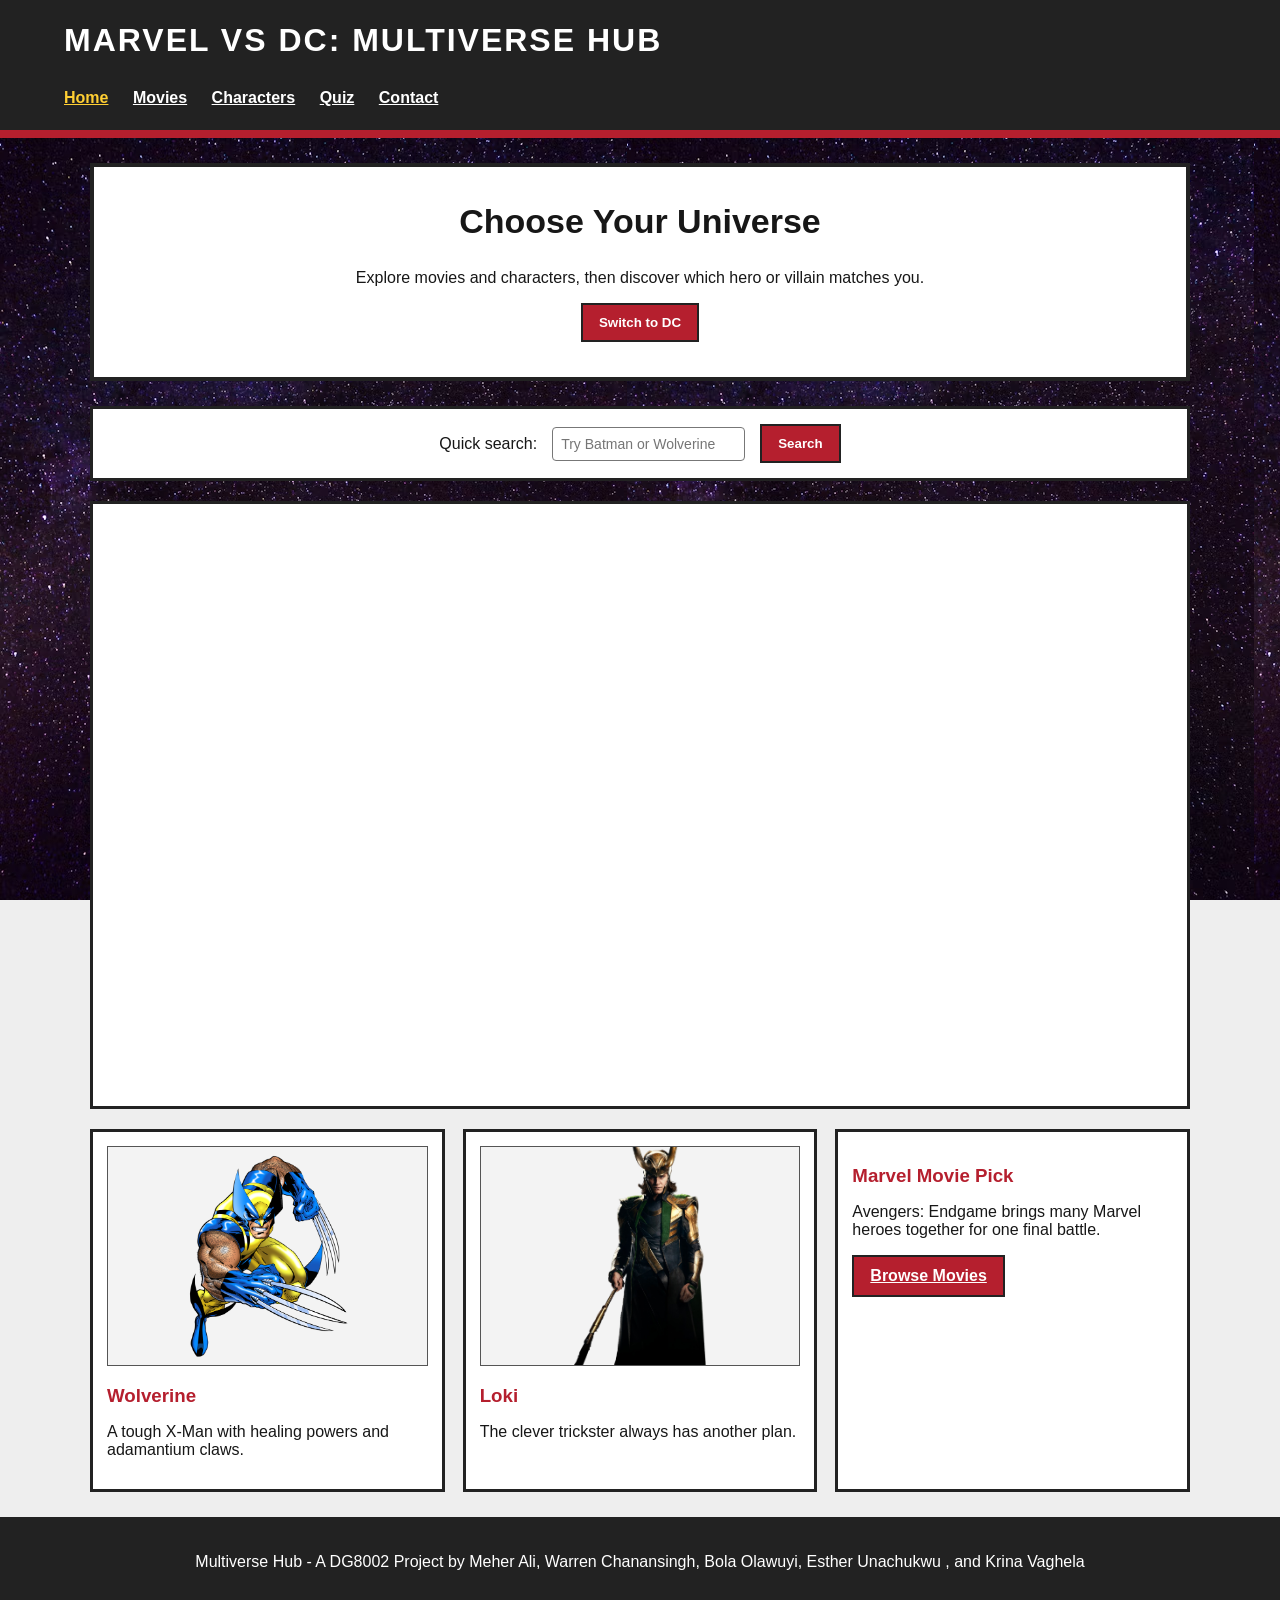
<file: index.html>
<!DOCTYPE html>
<html lang="en">

    <head>
        <meta charset="UTF-8">
        <meta name="viewport" content="width=device-width, initial-scale=1.0">
        <title>Multiverse Hub - Home</title>
        <link rel="stylesheet" href="style.css">
    </head>

    <body>
        <header>
            <h1 id="site-title">Marvel vs DC: Multiverse Hub</h1>
            <nav>
                <a class="active" href="index.html">Home</a>
                <a href="movies.html">Movies</a>
                <a href="characters.html">Characters</a>
                <a href="quiz.html">Quiz</a>
                <a href="contact.html">Contact</a>
            </nav>
        </header>


        <main>

            <!-- This is where our main content goes. Marvel vs DC - Multiverse Hub -->
            <section class="hero">
                <h2>Choose Your Universe</h2>
                <p>Explore movies and characters, then discover which hero or villain matches you.</p>
                <button id="theme-button">Switch to DC</button>
            </section>

            <section class="controls">
                <label for="home-search">Quick search:</label>
                <input id="home-search" type="text" placeholder="Try Batman or Wolverine">
                <button id="search-button">Search</button>
            </section>

            <section class="video-container">
                <iframe width="1013" height="570" src="https://www.youtube.com/embed/uRp-gmlPn00" title="Top 10 Best DC and Marvel Crossovers" frameborder="0" allow="accelerometer; autoplay; clipboard-write; encrypted-media; gyroscope; picture-in-picture; web-share" referrerpolicy="strict-origin-when-cross-origin" allowfullscreen></iframe>
            </section>

            <!-- The section ids remain consistent across both themes -->
            <section id="featured" class="card-grid">

                <article class="card">
                    <img id="feature-image-one" src="images/Wolverine.png" alt="Wolverine">
                    <h3 id="feature-name-one">Wolverine</h3>
                    <p id="feature-text-one">A tough X-Man with healing powers and adamantium claws.</p>
                </article>

                <article class="card">
                    <img id="feature-image-two" src="images/Loki.png" alt="Loki">
                    <h3 id="feature-name-two">Loki</h3>
                    <p id="feature-text-two">The clever trickster always has another plan.</p>
                </article>

                <article class="card">
                    <h3 id="movie-title">Marvel Movie Pick</h3>
                    <p id="movie-text">Avengers: Endgame brings many Marvel heroes together for one final battle.</p>
                    <a class="button" href="movies.html">Browse Movies</a>
                </article>

            </section>

        </main> 

        <footer>
            <p>Multiverse Hub - A DG8002 Project by Meher Ali, Warren Chanansingh, Bola Olawuyi, Esther Unachukwu
				, and Krina Vaghela</p>
        </footer>

        <!-- Our Inline scripts. This is we put some JS code to sort characters -->
        <script>
            var dcMode = false;
            var themeButton = document.querySelector("#theme-button");

            function changeTheme() {
                dcMode = !dcMode;
                if (dcMode) {
                    document.body.className = "dc-theme";
                    themeButton.innerHTML = "Switch to Marvel";
                    document.querySelector("#feature-image-one").src = "images/batman.png";
                    document.querySelector("#feature-image-one").alt = "Batman";
                    document.querySelector("#feature-name-one").innerHTML = "Batman";
                    document.querySelector("#feature-text-one").innerHTML = "Gotham's detective relies on courage, skill and preparation.";
                    document.querySelector("#feature-image-two").src = "images/Wonderwoman.png";
                    document.querySelector("#feature-image-two").alt = "Wonder Woman";
                    document.querySelector("#feature-name-two").innerHTML = "Wonder Woman";
                    document.querySelector("#feature-text-two").innerHTML = "An Amazon hero who fights for truth and justice.";
                    document.querySelector("#movie-title").innerHTML = "DC Movie Pick";
                    document.querySelector("#movie-text").innerHTML = "The Dark Knight follows Batman as he faces the Joker in Gotham.";
                } else {
                    location.reload();
                }
            }

            function searchSite() {
                var word = document.querySelector("#home-search").value.toLowerCase();
                if (word == "batman" || word == "wolverine" || word == "joker" || word == "loki") {
                    window.location.href = "characters.html?search=" + word;
                } else if (word == "") {
                    alert("Please enter a movie or character.");
                } else {
                    window.location.href = "movies.html?search=" + word;
                }
            }

            themeButton.addEventListener("click", changeTheme);
            document.querySelector("#search-button").addEventListener("click", searchSite);
        </script>

    </body>

    </html>
</file>
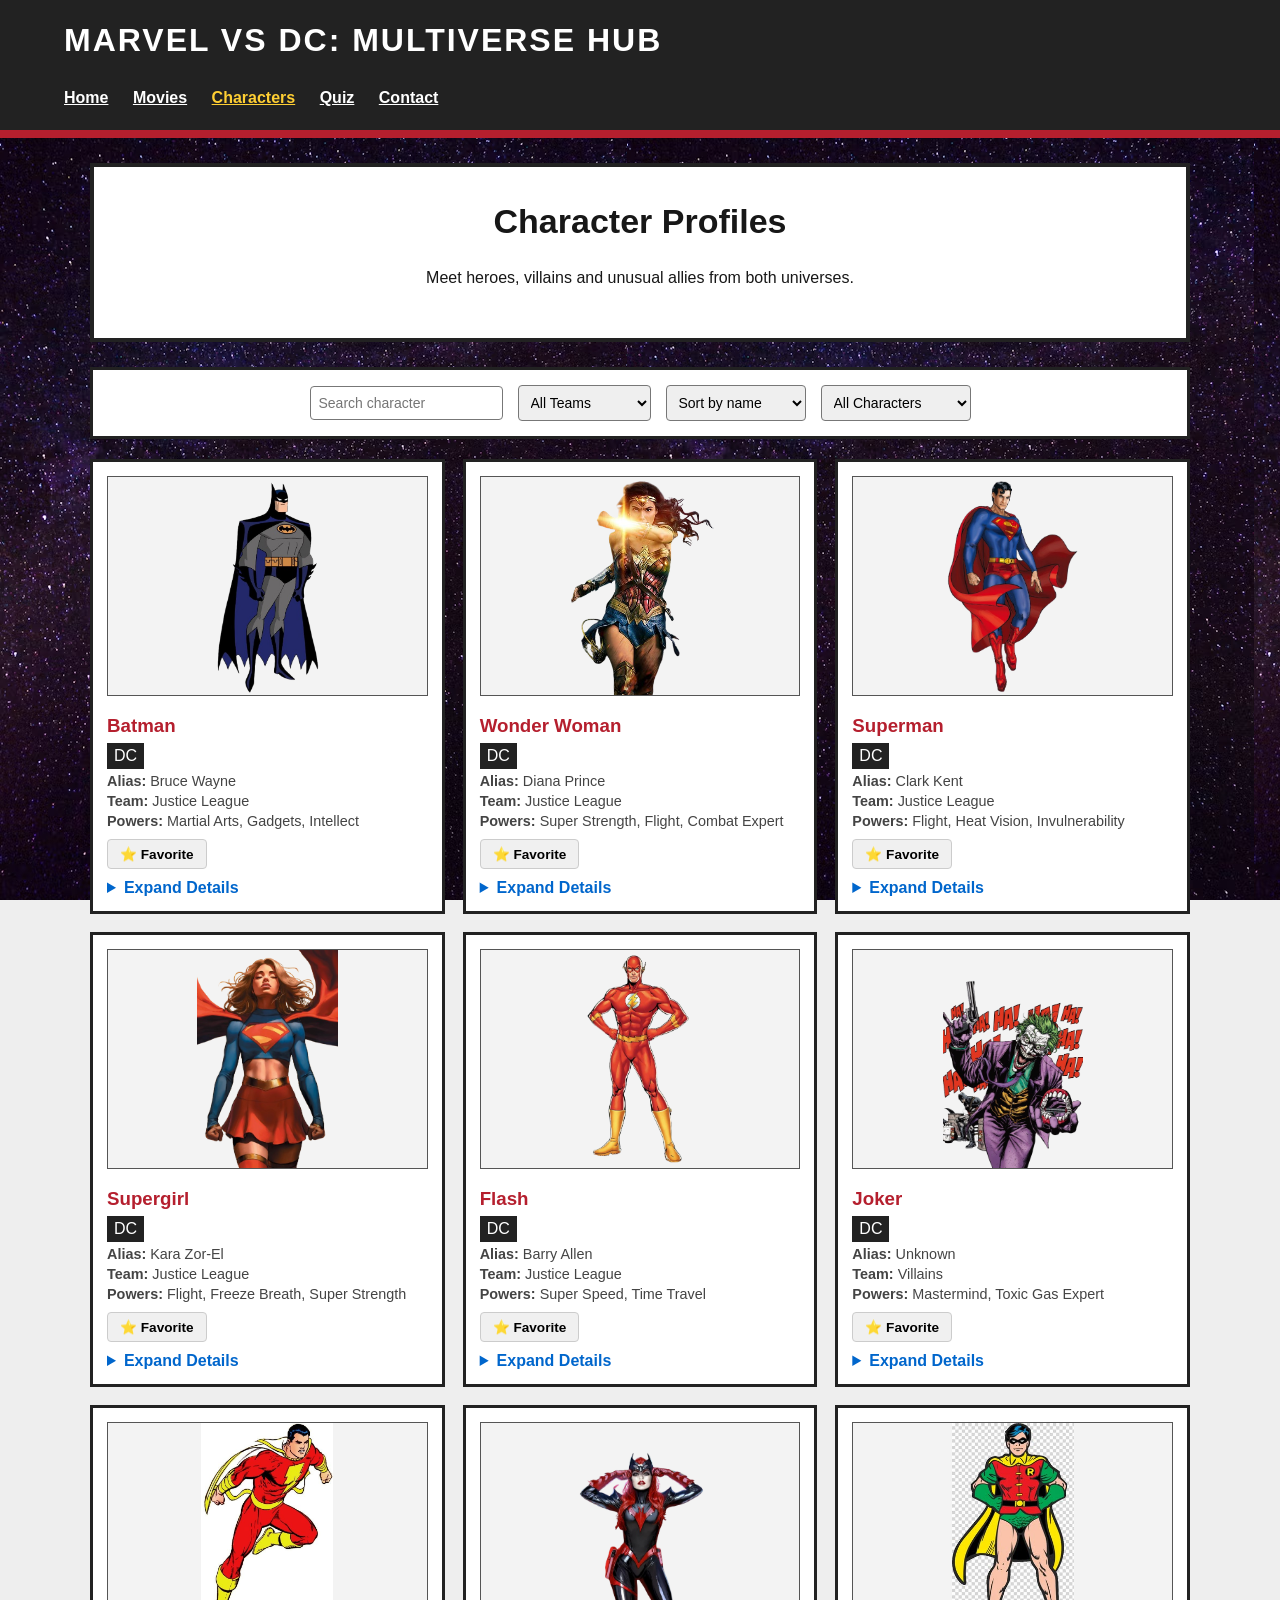
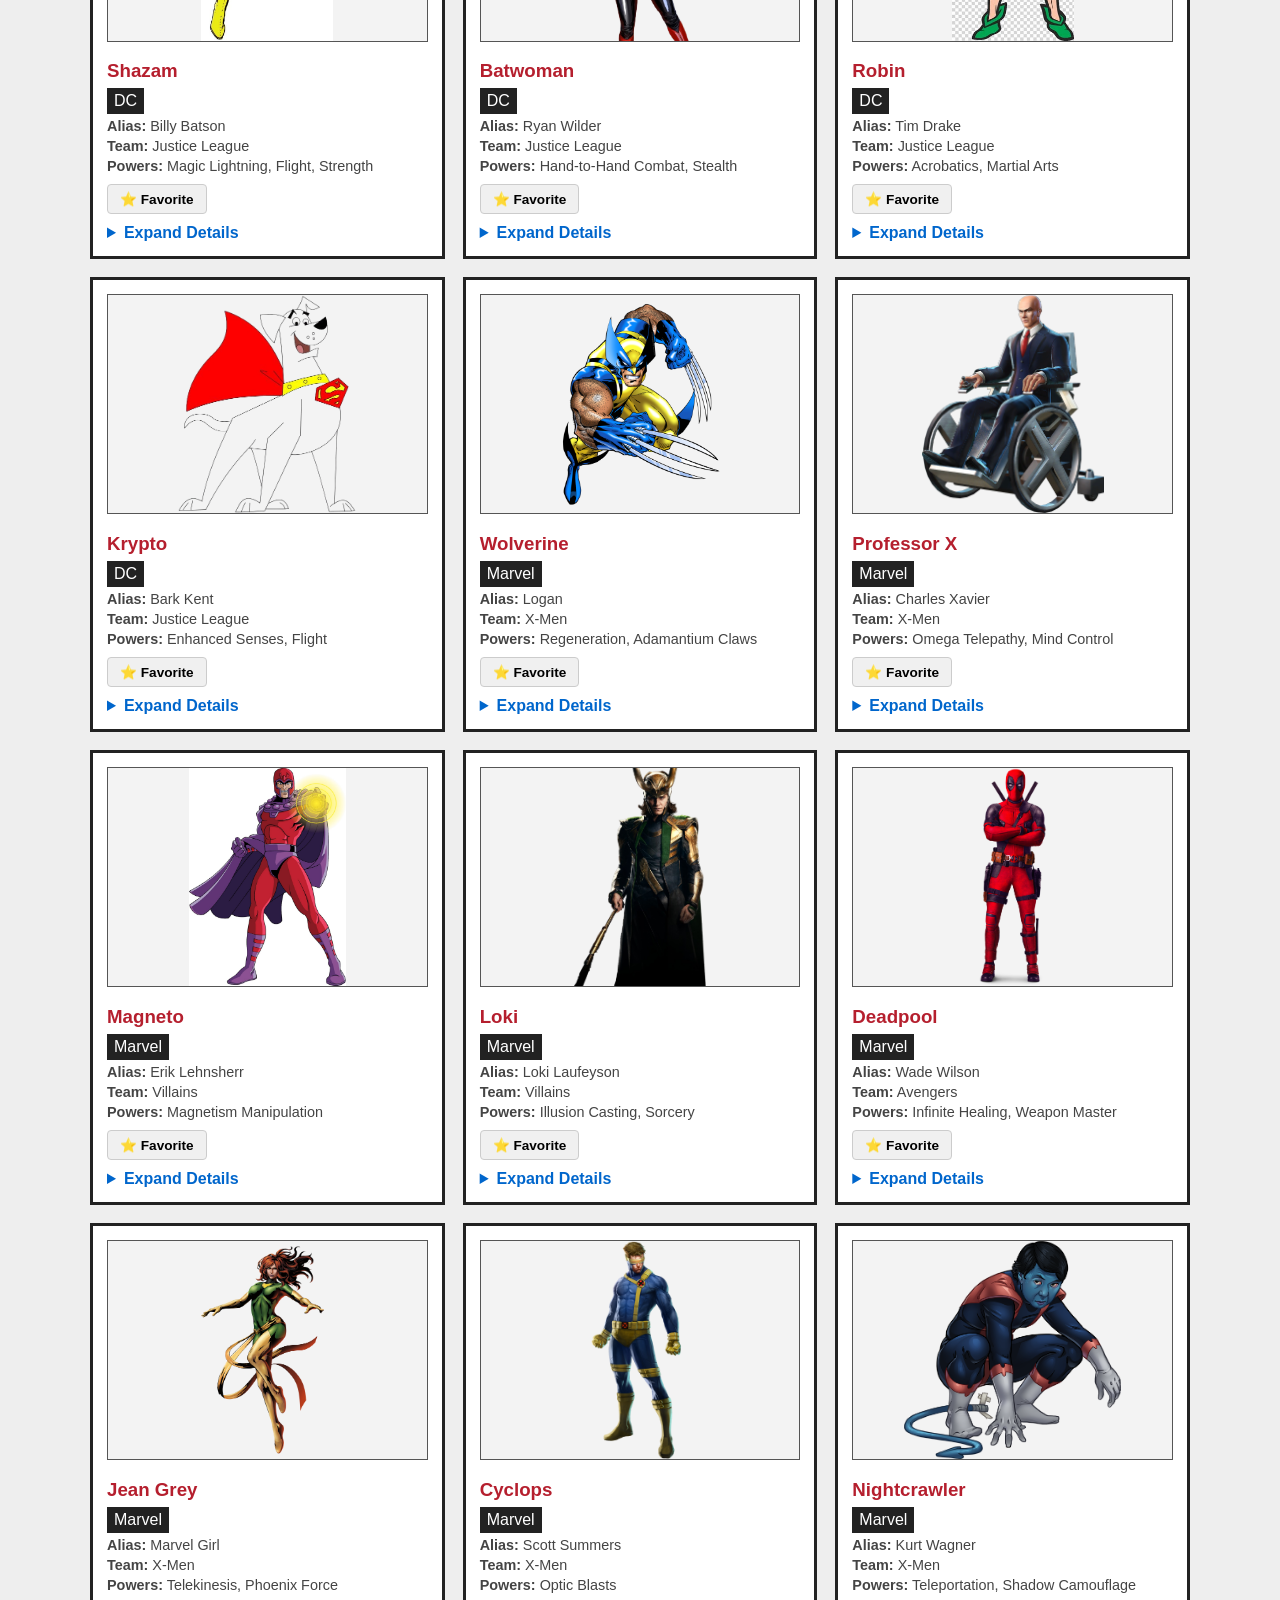
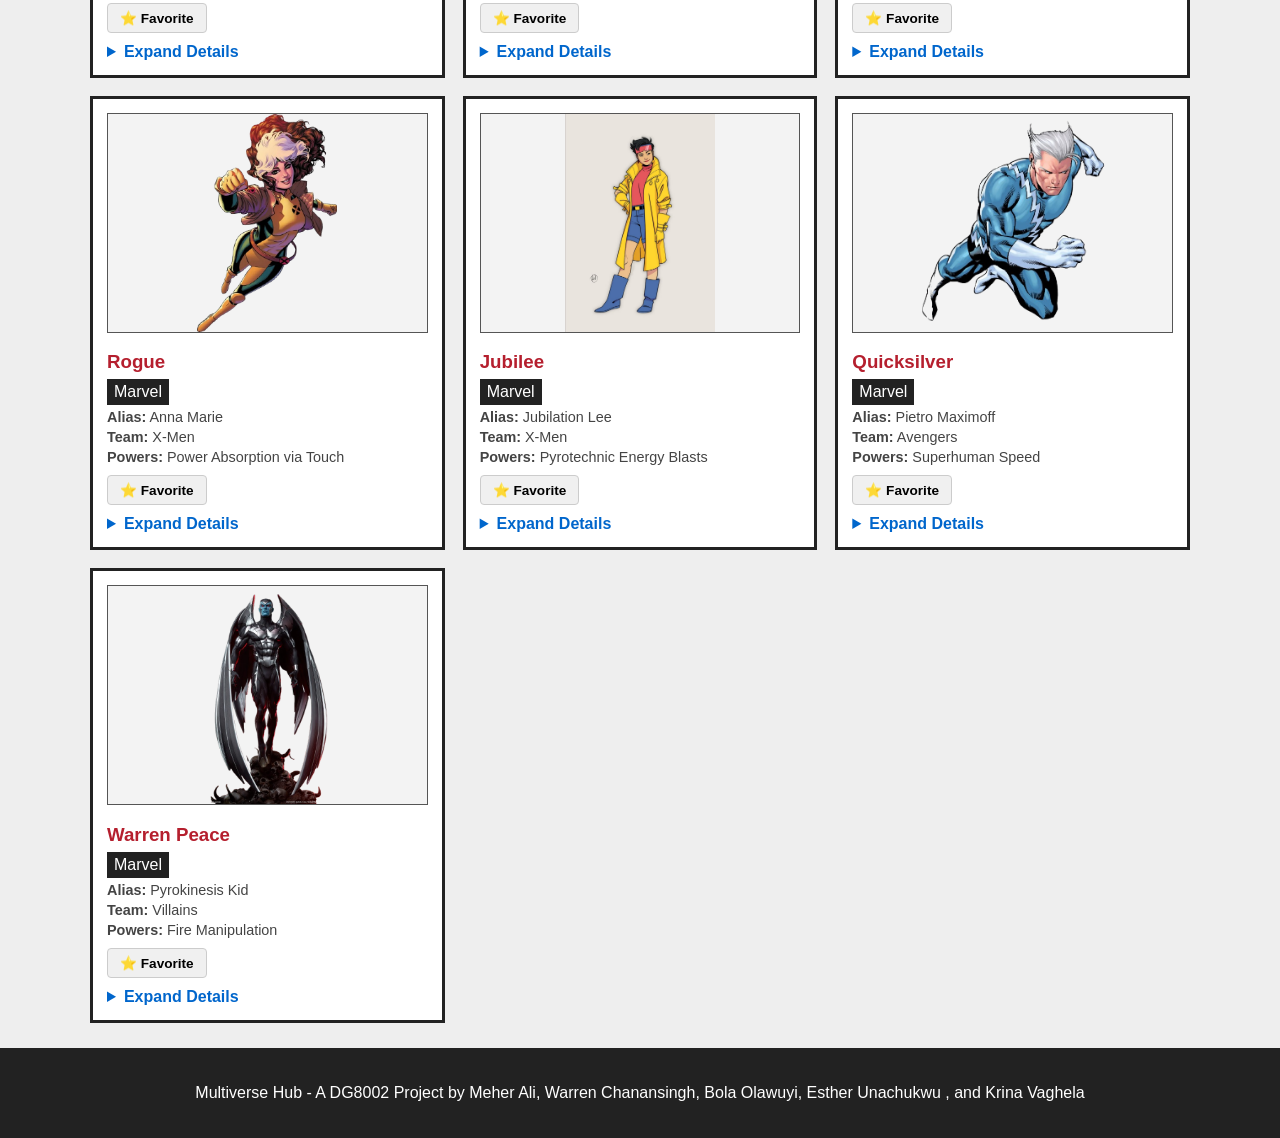
<file: characters.html>
<!DOCTYPE html>
<html lang="en">
<head>
    <meta charset="UTF-8">
    <meta name="viewport" content="width=device-width, initial-scale=1.0">
    <title>Multiverse Hub - Characters</title>
    <link rel="stylesheet" href="style.css">
</head>
<body>
<header>
    <h1 id="site-title">Marvel vs DC: Multiverse Hub</h1>
    <nav>
        <a href="index.html">Home</a>
        <a href="movies.html">Movies</a>
        <a class="active" href="characters.html">Characters</a>
        <a href="quiz.html">Quiz</a>
        <a href="contact.html">Contact</a>
    </nav>
</header>
<main>
    <section class="hero">
        <h2>Character Profiles</h2>
        <p>Meet heroes, villains and unusual allies from both universes.</p>
    </section>
    
    <section class="controls">
        <input id="character-search" type="text" placeholder="Search character">
        
        <select id="character-filter">
            <option value="all">All Teams</option>
            <option value="avengers">Avengers</option>
            <option value="justice-league">Justice League</option>
            <option value="guardians">Guardians</option>
            <option value="x-men">X-Men</option>
            <option value="villains">Villains</option>
        </select>

        <select id="character-sort">
            <option value="name">Sort by name</option>
            <option value="power">Sort by power</option>
            <option value="universe">Sort by universe</option>
        </select>

        <!—This is for NEW BOX ADDED HERE: Dropdown selector box for Favorite Heroes filter status -->
        <select id="character-fav-filter">
            <option value="all">All Characters</option>
            <option value="favorites">⭐ Favorites Only</option>
        </select>
    </section>

    <section id="character-grid" class="card-grid">
        <!-- DC CHARACTERS -->
        <article class="card character" data-name="Batman" data-team="justice-league" data-universe="dc" data-power="88">
            <img src="images/batman.png" alt="Batman">
            <h3>Batman</h3>
            <span class="tag">DC</span>
            <p class="meta-info"><strong>Alias:</strong> Bruce Wayne</p>
            <p class="meta-info"><strong>Team:</strong> Justice League</p>
            <p class="meta-info"><strong>Powers:</strong> Martial Arts, Gadgets, Intellect</p>
            <button class="fav-btn">⭐ Favorite</button>
            <details class="bio-details">
                <summary>Expand Details</summary>
                <p class="anim-text">Detective, martial artist and protector of Gotham.</p>
            </details>
        </article>
		
        <article class="card character" data-name="Wonder Woman" data-team="justice-league" data-universe="dc" data-power="96">
            <img src="images/Wonderwoman.png" alt="Wonder Woman">
            <h3>Wonder Woman</h3>
            <span class="tag">DC</span>
            <p class="meta-info"><strong>Alias:</strong> Diana Prince</p>
            <p class="meta-info"><strong>Team:</strong> Justice League</p>
            <p class="meta-info"><strong>Powers:</strong> Super Strength, Flight, Combat Expert</p>
            <button class="fav-btn">⭐ Favorite</button>
            <details class="bio-details">
                <summary>Expand Details</summary>
                <p class="anim-text">Amazon warrior with strength, courage and compassion.</p>
            </details>
        </article>
		
        <article class="card character" data-name="Superman" data-team="justice-league" data-universe="dc" data-power="100">
            <img src="images/Superman.png" alt="Superman">
            <h3>Superman</h3>
            <span class="tag">DC</span>
            <p class="meta-info"><strong>Alias:</strong> Clark Kent</p>
            <p class="meta-info"><strong>Team:</strong> Justice League</p>
            <p class="meta-info"><strong>Powers:</strong> Flight, Heat Vision, Invulnerability</p>
            <button class="fav-btn">⭐ Favorite</button>
            <details class="bio-details">
                <summary>Expand Details</summary>
                <p class="anim-text">Kryptonian hero and symbol of hope.</p>
            </details>
			
        </article>
        <article class="card character" data-name="Supergirl" data-team="justice-league" data-universe="dc" data-power="98">
            <img src="images/Supergirl.png" alt="Supergirl">
            <h3>Supergirl</h3>
            <span class="tag">DC</span>
            <p class="meta-info"><strong>Alias:</strong> Kara Zor-El</p>
            <p class="meta-info"><strong>Team:</strong> Justice League</p>
            <p class="meta-info"><strong>Powers:</strong> Flight, Freeze Breath, Super Strength</p>
            <button class="fav-btn">⭐ Favorite</button>
            <details class="bio-details">
                <summary>Expand Details</summary>
                <p class="anim-text">Kryptonian hero who protects Earth.</p>
            </details>
			
        </article>
        <article class="card character" data-name="Flash" data-team="justice-league" data-universe="dc" data-power="94">
            <img src="images/Flash.png" alt="Flash">
            <h3>Flash</h3>
            <span class="tag">DC</span>
            <p class="meta-info"><strong>Alias:</strong> Barry Allen</p>
            <p class="meta-info"><strong>Team:</strong> Justice League</p>
            <p class="meta-info"><strong>Powers:</strong> Super Speed, Time Travel</p>
            <button class="fav-btn">⭐ Favorite</button>
            <details class="bio-details">
                <summary>Expand Details</summary>
                <p class="anim-text">A speedster connected to the Speed Force.</p>
            </details>
			
        </article>
        <article class="card character" data-name="Joker" data-team="villains" data-universe="dc" data-power="72">
            <img src="images/Joker.png" alt="Joker">
            <h3>Joker</h3>
            <span class="tag">DC</span>
            <p class="meta-info"><strong>Alias:</strong> Unknown</p>
            <p class="meta-info"><strong>Team:</strong> Villains</p>
            <p class="meta-info"><strong>Powers:</strong> Mastermind, Toxic Gas Expert</p>
            <button class="fav-btn">⭐ Favorite</button>
            <details class="bio-details">
                <summary>Expand Details</summary>
                <p class="anim-text">Gotham villain known for chaos and tricks.</p>
            </details>
			
        </article>
        <article class="card character" data-name="Shazam" data-team="justice-league" data-universe="dc" data-power="97">
            <img src="images/shazam.jpg" alt="Shazam">
            <h3>Shazam</h3>
            <span class="tag">DC</span>
            <p class="meta-info"><strong>Alias:</strong> Billy Batson</p>
            <p class="meta-info"><strong>Team:</strong> Justice League</p>
            <p class="meta-info"><strong>Powers:</strong> Magic Lightning, Flight, Strength</p>
            <button class="fav-btn">⭐ Favorite</button>
            <details class="bio-details">
                <summary>Expand Details</summary>
                <p class="anim-text">A young hero transformed by a magic word.</p>
            </details>
			
        </article>
        <article class="card character" data-name="Batwoman" data-team="justice-league" data-universe="dc" data-power="82">
            <img src="images/Batwoman.png" alt="Batwoman">
            <h3>Batwoman</h3>
            <span class="tag">DC</span>
            <p class="meta-info"><strong>Alias:</strong> Ryan Wilder</p>
            <p class="meta-info"><strong>Team:</strong> Justice League</p>
            <p class="meta-info"><strong>Powers:</strong> Hand-to-Hand Combat, Stealth</p>
            <button class="fav-btn">⭐ Favorite</button>
            <details class="bio-details">
                <summary>Expand Details</summary>
                <p class="anim-text">A determined masked protector of Gotham.</p>
            </details>
			
        </article>
        <article class="card character" data-name="Robin" data-team="justice-league" data-universe="dc" data-power="78">
            <img src="images/robin.jpg" alt="Robin">
            <h3>Robin</h3>
            <span class="tag">DC</span>
            <p class="meta-info"><strong>Alias:</strong> Tim Drake</p>
            <p class="meta-info"><strong>Team:</strong> Justice League</p>
            <p class="meta-info"><strong>Powers:</strong> Acrobatics, Martial Arts</p>
            <button class="fav-btn">⭐ Favorite</button>
            <details class="bio-details">
                <summary>Expand Details</summary>
                <p class="anim-text">Batman's skilled and brave crime-fighting partner.</p>
            </details>
			
        </article>
        <article class="card character" data-name="Krypto" data-team="justice-league" data-universe="dc" data-power="90">
            <img src="images/Krypto.png" alt="Krypto">
            <h3>Krypto</h3>
            <span class="tag">DC</span>
            <p class="meta-info"><strong>Alias:</strong> Bark Kent</p>
            <p class="meta-info"><strong>Team:</strong> Justice League</p>
            <p class="meta-info"><strong>Powers:</strong> Enhanced Senses, Flight</p>
            <button class="fav-btn">⭐ Favorite</button>
            <details class="bio-details">
                <summary>Expand Details</summary>
                <p class="anim-text">Superman's loyal super-powered dog.</p>
            </details>
			
        </article>

        <!-- This is for MARVEL CHARACTERS -->
        <article class="card character" data-name="Wolverine" data-team="x-men" data-universe="marvel" data-power="91">
            <img src="images/Wolverine.png" alt="Wolverine">
            <h3>Wolverine</h3>
            <span class="tag">Marvel</span>
            <p class="meta-info"><strong>Alias:</strong> Logan</p>
            <p class="meta-info"><strong>Team:</strong> X-Men</p>
            <p class="meta-info"><strong>Powers:</strong> Regeneration, Adamantium Claws</p>
            <button class="fav-btn">⭐ Favorite</button>
            <details class="bio-details">
                <summary>Expand Details</summary>
                <p class="anim-text">X-Man with healing powers and adamantium claws.</p>
            </details>
			
        </article>
        <article class="card character" data-name="Professor X" data-team="x-men" data-universe="marvel" data-power="95">
            <img src="images/Professor-X.png" alt="Professor X">
            <h3>Professor X</h3>
            <span class="tag">Marvel</span>
            <p class="meta-info"><strong>Alias:</strong> Charles Xavier</p>
            <p class="meta-info"><strong>Team:</strong> X-Men</p>
            <p class="meta-info"><strong>Powers:</strong> Omega Telepathy, Mind Control</p>
            <button class="fav-btn">⭐ Favorite</button>
            <details class="bio-details">
                <summary>Expand Details</summary>
                <p class="anim-text">Telepath and founder of the X-Men.</p>
            </details>
			
        </article>
        <article class="card character" data-name="Magneto" data-team="villains" data-universe="marvel" data-power="97">
            <img src="images/magneto.jpg" alt="Magneto">
            <h3>Magneto</h3>
            <span class="tag">Marvel</span>
            <p class="meta-info"><strong>Alias:</strong> Erik Lehnsherr</p>
            <p class="meta-info"><strong>Team:</strong> Villains</p>
            <p class="meta-info"><strong>Powers:</strong> Magnetism Manipulation</p>
            <button class="fav-btn">⭐ Favorite</button>
            <details class="bio-details">
                <summary>Expand Details</summary>
                <p class="anim-text">Powerful mutant who controls magnetic fields.</p>
            </details>
			
        </article>
        <article class="card character" data-name="Loki" data-team="villains" data-universe="marvel" data-power="89">
            <img src="images/Loki.png" alt="Loki">
            <h3>Loki</h3>
            <span class="tag">Marvel</span>
            <p class="meta-info"><strong>Alias:</strong> Loki Laufeyson</p>
            <p class="meta-info"><strong>Team:</strong> Villains</p>
            <p class="meta-info"><strong>Powers:</strong> Illusion Casting, Sorcery</p>
            <button class="fav-btn">⭐ Favorite</button>
            <details class="bio-details">
                <summary>Expand Details</summary>
                <p class="anim-text">Asgardian trickster with magic and many schemes.</p>
            </details>
			
        </article>
        <article class="card character" data-name="Deadpool" data-team="avengers" data-universe="marvel" data-power="86">
            <img src="images/Deadpool.png" alt="Deadpool">
            <h3>Deadpool</h3>
            <span class="tag">Marvel</span>
            <p class="meta-info"><strong>Alias:</strong> Wade Wilson</p>
            <p class="meta-info"><strong>Team:</strong> Avengers</p>
            <p class="meta-info"><strong>Powers:</strong> Infinite Healing, Weapon Master</p>
            <button class="fav-btn">⭐ Favorite</button>
            <details class="bio-details">
                <summary>Expand Details</summary>
                <p class="anim-text">Unpredictable fighter with rapid healing.</p>
            </details>
			
        </article>
        <article class="card character" data-name="Jean Grey" data-team="x-men" data-universe="marvel" data-power="100">
            <img src="images/Jean-Grey.png" alt="Jean Grey">
            <h3>Jean Grey</h3>
            <span class="tag">Marvel</span>
            <p class="meta-info"><strong>Alias:</strong> Marvel Girl</p>
            <p class="meta-info"><strong>Team:</strong> X-Men</p>
            <p class="meta-info"><strong>Powers:</strong> Telekinesis, Phoenix Force</p>
            <button class="fav-btn">⭐ Favorite</button>
            <details class="bio-details">
                <summary>Expand Details</summary>
                <p class="anim-text">Telepathic and telekinetic member of the X-Men.</p>
            </details>
			
        </article>
        <article class="card character" data-name="Cyclops" data-team="x-men" data-universe="marvel" data-power="85">
            <img src="images/Cyclops.png" alt="Cyclops">
            <h3>Cyclops</h3>
            <span class="tag">Marvel</span>
            <p class="meta-info"><strong>Alias:</strong> Scott Summers</p>
            <p class="meta-info"><strong>Team:</strong> X-Men</p>
            <p class="meta-info"><strong>Powers:</strong> Optic Blasts</p>
            <button class="fav-btn">⭐ Favorite</button>
            <details class="bio-details">
                <summary>Expand Details</summary>
                <p class="anim-text">X-Men leader with powerful optic blasts.</p>
            </details>
			
        </article>
        <article class="card character" data-name="Nightcrawler" data-team="x-men" data-universe="marvel" data-power="84">
            <img src="images/Nightcrawler.png" alt="Nightcrawler">
            <h3>Nightcrawler</h3>
            <span class="tag">Marvel</span>
            <p class="meta-info"><strong>Alias:</strong> Kurt Wagner</p>
            <p class="meta-info"><strong>Team:</strong> X-Men</p>
            <p class="meta-info"><strong>Powers:</strong> Teleportation, Shadow Camouflage</p>
            <button class="fav-btn">⭐ Favorite</button>
            <details class="bio-details">
                <summary>Expand Details</summary>
                <p class="anim-text">Kind-hearted mutant who can teleport.</p>
            </details>
			
        </article>
        <article class="card character" data-name="Rogue" data-team="x-men" data-universe="marvel" data-power="93">
            <img src="images/Rogue.png" alt="Rogue">
            <h3>Rogue</h3>
            <span class="tag">Marvel</span>
            <p class="meta-info"><strong>Alias:</strong> Anna Marie</p>
            <p class="meta-info"><strong>Team:</strong> X-Men</p>
            <p class="meta-info"><strong>Powers:</strong> Power Absorption via Touch</p>
            <button class="fav-btn">⭐ Favorite</button>
            <details class="bio-details">
                <summary>Expand Details</summary>
                <p class="anim-text">Mutant who absorbs powers through touch.</p>
            </details>
			
        </article>
        <article class="card character" data-name="Jubilee" data-team="x-men" data-universe="marvel" data-power="76">
            <img src="images/jubilee.jpg" alt="Jubilee">
            <h3>Jubilee</h3>
            <span class="tag">Marvel</span>
            <p class="meta-info"><strong>Alias:</strong> Jubilation Lee</p>
            <p class="meta-info"><strong>Team:</strong> X-Men</p>
            <p class="meta-info"><strong>Powers:</strong> Pyrotechnic Energy Blasts</p>
            <button class="fav-btn">⭐ Favorite</button>
            <details class="bio-details">
                <summary>Expand Details</summary>
                <p class="anim-text">Young X-Man who creates bright energy blasts.</p>
            </details>
			
        </article>
        <article class="card character" data-name="Quicksilver" data-team="avengers" data-universe="marvel" data-power="87">
            <img src="images/Quicksilver.png" alt="Quicksilver">
            <h3>Quicksilver</h3>
            <span class="tag">Marvel</span>
            <p class="meta-info"><strong>Alias:</strong> Pietro Maximoff</p>
            <p class="meta-info"><strong>Team:</strong> Avengers</p>
            <p class="meta-info"><strong>Powers:</strong> Superhuman Speed</p>
            <button class="fav-btn">⭐ Favorite</button>
            <details class="bio-details">
                <summary>Expand Details</summary>
                <p class="anim-text">Mutant able to move at superhuman speed.</p>
            </details>
			
        </article>
        <article class="card character" data-name="Warren Peace" data-team="villains" data-universe="marvel" data-power="80">
            <img src="images/Warrenpeace.png" alt="Warren Peace">
            <h3>Warren Peace</h3>
            <span class="tag">Marvel</span>
            <p class="meta-info"><strong>Alias:</strong> Pyrokinesis Kid</p>
            <p class="meta-info"><strong>Team:</strong> Villains</p>
            <p class="meta-info"><strong>Powers:</strong> Fire Manipulation</p>
            <button class="fav-btn">⭐ Favorite</button>
            <details class="bio-details">
                <summary>Expand Details</summary>
                <p class="anim-text">A fiery character with a rebellious personality.</p>
            </details>
			
        </article>
    </section>
    <p id="no-characters" class="message" hidden>No character found.</p>
</main>
<footer><p>Multiverse Hub - A DG8002 Project by Meher Ali, Warren Chanansingh, Bola Olawuyi, Esther Unachukwu
				, and Krina Vaghela </p>
            </footer>

<script>
var search = document.querySelector("#character-search"); 
var filter = document.querySelector("#character-filter"); 
var sort = document.querySelector("#character-sort");
var favFilter = document.querySelector("#character-fav-filter"); // Connected new element
var grid = document.querySelector("#character-grid");

// This is for  LIVE SEARCH, TEAM FILTER & ACTIVE FAVORITE HERO FILTER
function updateCharacters(){
    var cards = document.querySelectorAll(".character");
    var found = 0;
    for(var i=0; i<cards.length; i++){
        var matchName = cards[i].getAttribute("data-name").toLowerCase().indexOf(search.value.toLowerCase()) >= 0;
        var matchTeam = filter.value == "all" || cards[i].getAttribute("data-team") == filter.value;
        
        // Logical conditional evaluation checks if class is active[cite: 5, 7]
        var matchFav = favFilter.value == "all" || cards[i].classList.contains("favorited");

        if(matchName && matchTeam && matchFav){
            cards[i].style.display = "block";
            found++;
        } else {
            cards[i].style.display = "none";
        }
    }
    document.querySelector("#no-characters").hidden = found != 0;
}

function sortCharacters(){
    var cards = Array.from(document.querySelectorAll(".character"));
    cards.sort(function(a, b){
        if(sort.value == "power"){
            return Number(b.getAttribute("data-power")) - Number(a.getAttribute("data-power"));
        }
        if(sort.value == "universe"){
            return a.getAttribute("data-universe").localeCompare(b.getAttribute("data-universe"));
        }
        return a.getAttribute("data-name").localeCompare(b.getAttribute("data-name"));
    });
    for(var i=0; i<cards.length; i++){
        grid.appendChild(cards[i]);
    }
}

// TOGGLE HIGHLIGHT STATE AND INSTANTLY TRIGGER FILTER VIEW UPDATE
grid.addEventListener("click", function(event) {
    if (event.target.classList.contains("fav-btn")) {
        var cardContainer = event.target.closest(".card");
        if (cardContainer) {
            cardContainer.classList.toggle("favorited");
            updateCharacters(); // Refreshes grid automatically if favorites view mode is on
        }
    }
});

search.addEventListener("keyup", updateCharacters);
filter.addEventListener("change", updateCharacters);
sort.addEventListener("change", sortCharacters);
favFilter.addEventListener("change", updateCharacters); // New filter interaction connection

var words = new URLSearchParams(window.location.search).get("search");
if(words){
    search.value = words;
    updateCharacters();
}
</script>
</body>
</html>
</file>
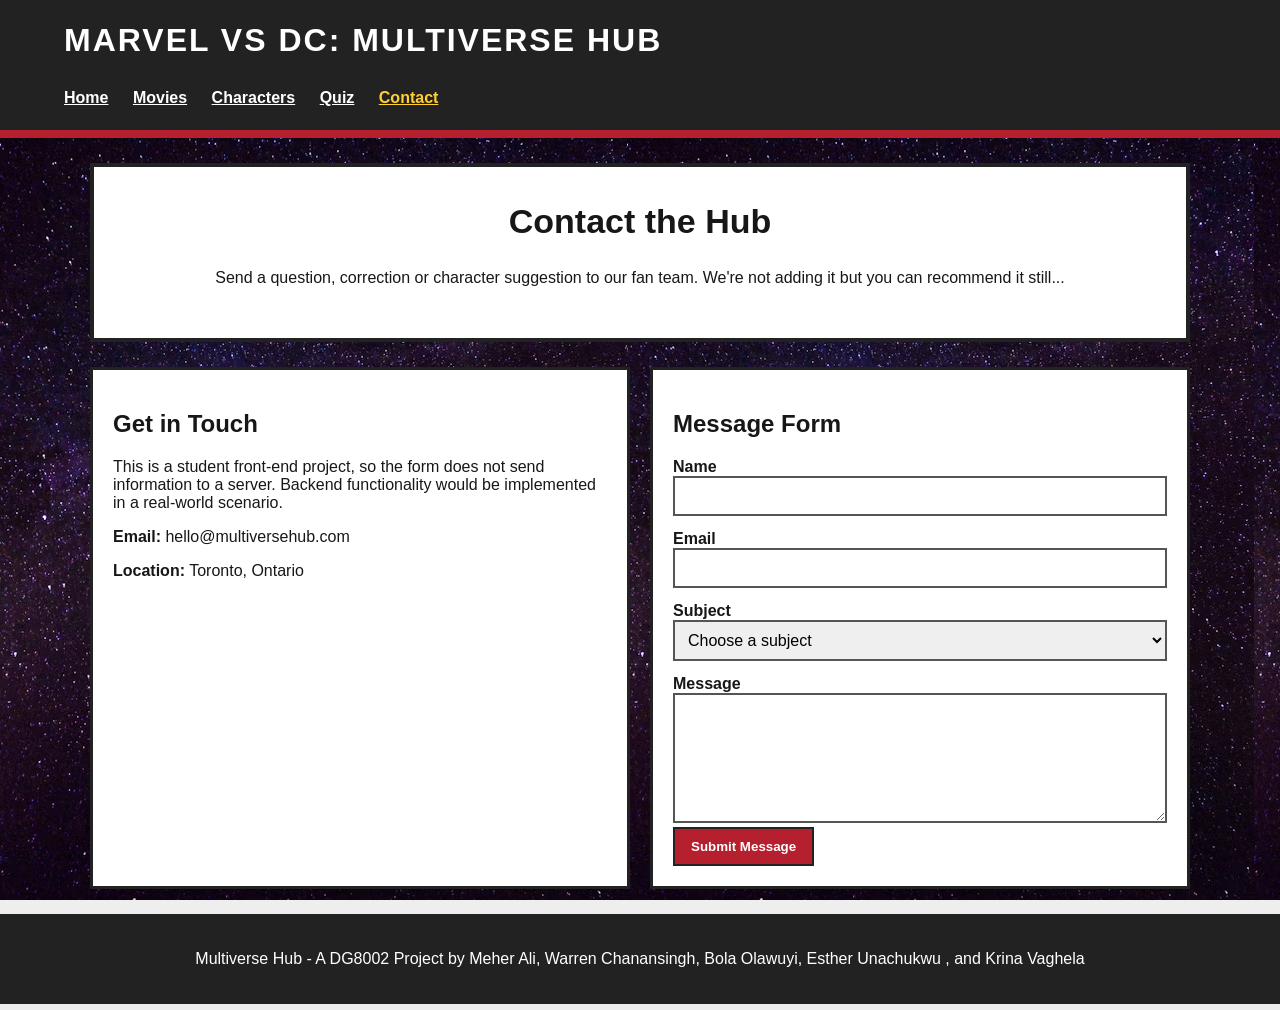
<file: contact.html>
<!DOCTYPE html>
<html lang="en">

	<head>
		<meta charset="UTF-8">
		<meta name="viewport" content="width=device-width, initial-scale=1.0">
		<title>Multiverse Hub - Contact</title>
		<link rel="stylesheet" href="style.css">
	</head>

	<body>

		<!-- Consistent headers -->
		<header>
			<h1 id="site-title">Marvel vs DC: Multiverse Hub</h1>
			<nav>
				<a href="index.html">Home</a>
				<a href="movies.html">Movies</a>
				<a href="characters.html">Characters</a>
				<a href="quiz.html">Quiz</a>
				<a class="active" href="contact.html">Contact</a>
			</nav>
		</header>

		<main>

			<section class="hero">
				<h2>Contact the Hub</h2>
				<p>Send a question, correction or character suggestion to our fan team. We're not adding it but you can recommend it still...</p>
			</section>

			<section class="two-column">

				<div class="panel">
					<h2>Get in Touch</h2>
					<p>This is a student front-end project, so the form does not send information to a server. Backend functionality would be implemented in a real-world scenario.</p>
					<p><b>Email:</b> hello@multiversehub.com</p>
					<p><b>Location:</b> Toronto, Ontario</p>
				</div>

				<form id="contact-form" class="panel contact-form">
					<h2>Message Form</h2>
					<label for="name">Name</label>
					<input id="name" type="text" required>

					<label for="email">Email</label>
					<input id="email" type="email" required>

					<label for="subject">Subject</label>
					<select id="subject" required>
						<option value="">Choose a subject</option>
						<option>Question</option>
						<option>Feedback</option>
						<option>Character suggestion</option>
					</select>

					<label for="message">Message</label>
					<textarea id="message" rows="6" required></textarea>

					<button type="submit">Submit Message</button>
					<p id="success-message" class="message" hidden>Thank you! Your message has been received.</p>
				</form>

			</section>

		</main>

		<footer>
			<p>Multiverse Hub - A DG8002 Project by Meher Ali, Warren Chanansingh, Bola Olawuyi, Esther Unachukwu
				, and Krina Vaghela </p>
		</footer>

		<!-- Javascriptz with event listeners -->
		<script>
			var contactForm = document.querySelector("#contact-form");

			function sendMessage(event) {
				event.preventDefault();
				document.querySelector("#success-message").hidden = false;
				contactForm.reset();
			}

			contactForm.addEventListener("submit", sendMessage);
		</script>

	</body>

	</html>
</file>
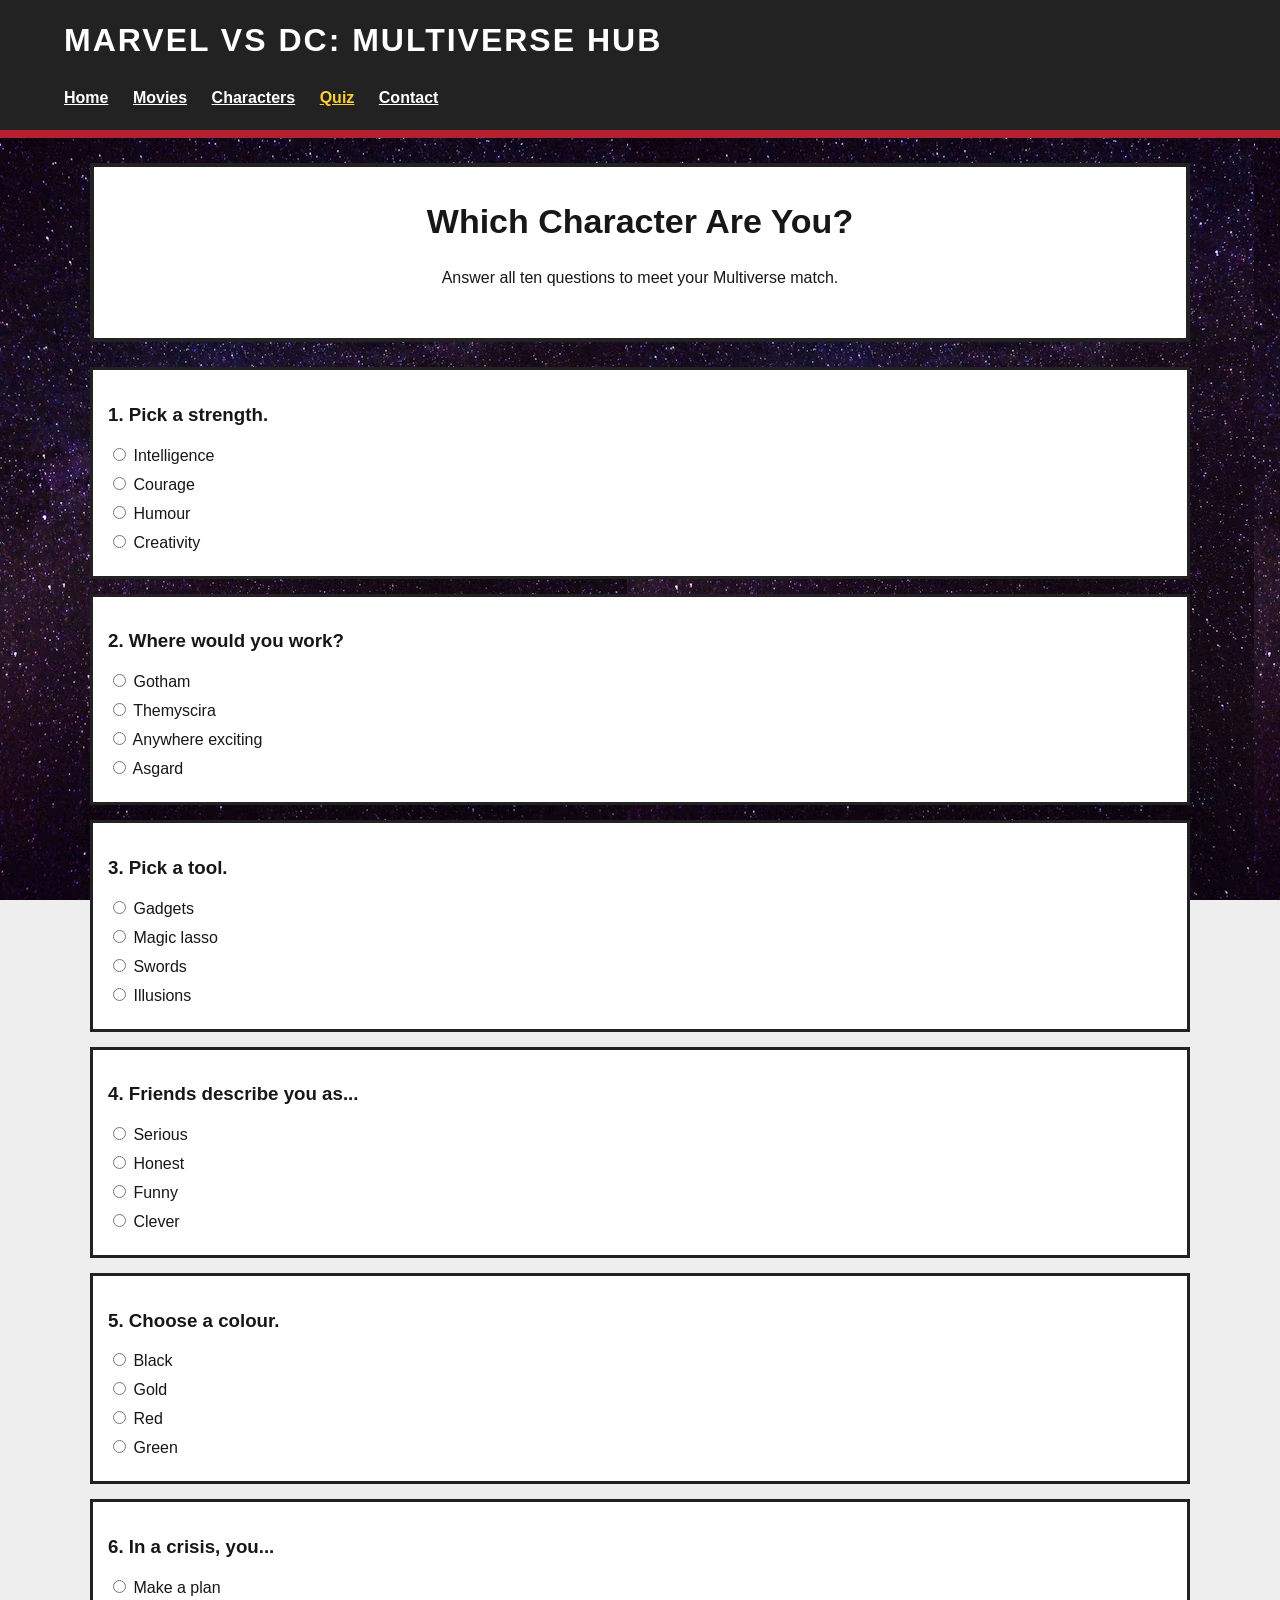
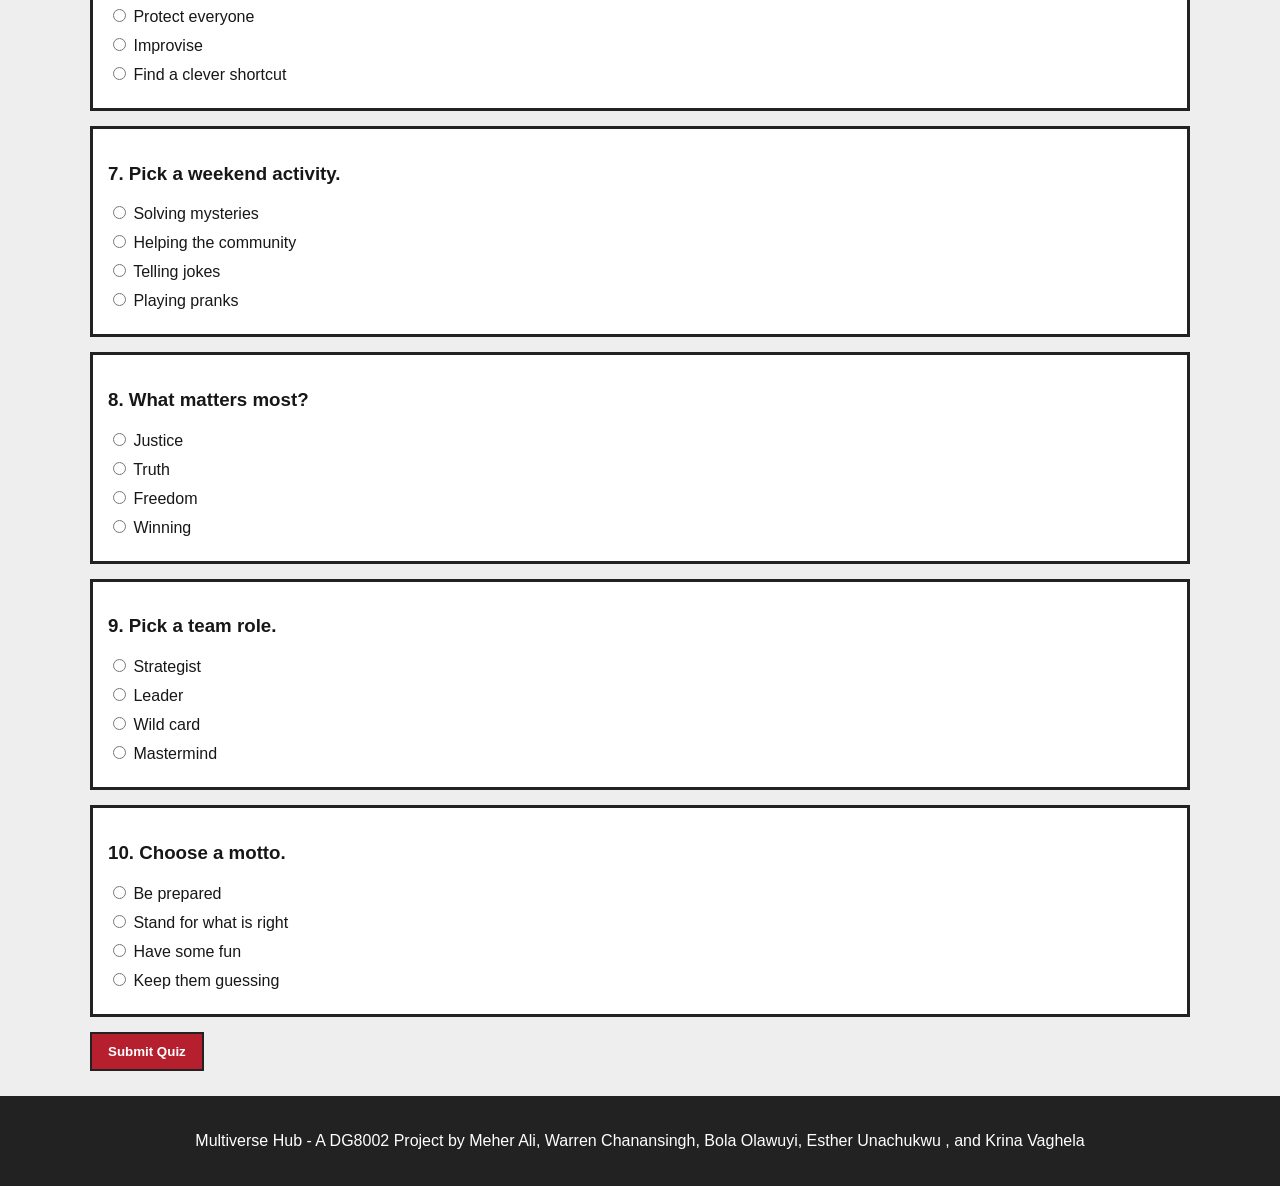
<file: quiz.html>
<!DOCTYPE html>
<html lang="en">

	<head>
		<meta charset="UTF-8">
		<meta name="viewport" content="width=device-width, initial-scale=1.0">
		<title>Multiverse Hub - Quiz</title>
		<link rel="stylesheet" href="style.css">
	</head>

	<body>

		<header>
			<h1 id="site-title">Marvel vs DC: Multiverse Hub</h1>
			<nav>
				<a href="index.html">Home</a>
				<a href="movies.html">Movies</a>
				<a href="characters.html">Characters</a>
				<a class="active" href="quiz.html">Quiz</a>
				<a href="contact.html">Contact</a>
			</nav>
		</header>

		<main>

			<section class="hero">
				<h2>Which Character Are You?</h2>
				<p>Answer all ten questions to meet your Multiverse match.</p>
			</section>

			<!-- Quiz form creation - Radio buttons assign the valeus -->
			<form id="quiz-form">

				<div class="quiz-question">
					<h3>1. Pick a strength.</h3>
					<label><input type="radio" name="q1" value="0"> Intelligence</label>
					<label><input type="radio" name="q1" value="1"> Courage</label>
					<label><input type="radio" name="q1" value="2"> Humour</label>
					<label><input type="radio" name="q1" value="3"> Creativity</label>
				</div>

				<div class="quiz-question">
					<h3>2. Where would you work?</h3>
					<label><input type="radio" name="q2" value="0"> Gotham</label>
					<label><input type="radio" name="q2" value="1"> Themyscira</label>
					<label><input type="radio" name="q2" value="2"> Anywhere exciting</label>
					<label><input type="radio" name="q2" value="3"> Asgard</label>
				</div>

				<div class="quiz-question">
					<h3>3. Pick a tool.</h3>
					<label><input type="radio" name="q3" value="0"> Gadgets</label>
					<label><input type="radio" name="q3" value="1"> Magic lasso</label>
					<label><input type="radio" name="q3" value="2"> Swords</label>
					<label><input type="radio" name="q3" value="3"> Illusions</label>
				</div>

				<div class="quiz-question">
					<h3>4. Friends describe you as...</h3>
					<label><input type="radio" name="q4" value="0"> Serious</label>
					<label><input type="radio" name="q4" value="1"> Honest</label>
					<label><input type="radio" name="q4" value="2"> Funny</label>
					<label><input type="radio" name="q4" value="3"> Clever</label>
				</div>

				<div class="quiz-question">
					<h3>5. Choose a colour.</h3>
					<label><input type="radio" name="q5" value="0"> Black</label>
					<label><input type="radio" name="q5" value="1"> Gold</label>
					<label><input type="radio" name="q5" value="2"> Red</label>
					<label><input type="radio" name="q5" value="3"> Green</label>
				</div>

				<div class="quiz-question">
					<h3>6. In a crisis, you...</h3>
					<label><input type="radio" name="q6" value="0"> Make a plan</label>
					<label><input type="radio" name="q6" value="1"> Protect everyone</label>
					<label><input type="radio" name="q6" value="2"> Improvise</label>
					<label><input type="radio" name="q6" value="3"> Find a clever shortcut</label>
				</div>

				<div class="quiz-question">
					<h3>7. Pick a weekend activity.</h3>
					<label><input type="radio" name="q7" value="0"> Solving mysteries</label>
					<label><input type="radio" name="q7" value="1"> Helping the community</label>
					<label><input type="radio" name="q7" value="2"> Telling jokes</label>
					<label><input type="radio" name="q7" value="3"> Playing pranks</label>
				</div>

				<div class="quiz-question">
					<h3>8. What matters most?</h3>
					<label><input type="radio" name="q8" value="0"> Justice</label>
					<label><input type="radio" name="q8" value="1"> Truth</label>
					<label><input type="radio" name="q8" value="2"> Freedom</label>
					<label><input type="radio" name="q8" value="3"> Winning</label>
				</div>

				<div class="quiz-question">
					<h3>9. Pick a team role.</h3>
					<label><input type="radio" name="q9" value="0"> Strategist</label>
					<label><input type="radio" name="q9" value="1"> Leader</label>
					<label><input type="radio" name="q9" value="2"> Wild card</label>
					<label><input type="radio" name="q9" value="3"> Mastermind</label>
				</div>

				<div class="quiz-question">
					<h3>10. Choose a motto.</h3>
					<label><input type="radio" name="q10" value="0"> Be prepared</label>
					<label><input type="radio" name="q10" value="1"> Stand for what is right</label>
					<label><input type="radio" name="q10" value="2"> Have some fun</label>
					<label><input type="radio" name="q10" value="3"> Keep them guessing</label>
				</div>

				<button type="submit">Submit Quiz</button>

			</form>

			<!-- Result box (this should stay hidden until quiz submitted) -->
			<section id="result-box" hidden>
				<h2 id="result-title"></h2>
				<img id="result-image" src="images/batman.png" alt="Quiz result"> <!-- Result image - The JS replaces the default image -->
				<p id="result-text"></p>
				<button id="restart-button">Restart Quiz</button>
			</section>

		</main>

		<footer>
			<p>Multiverse Hub - A DG8002 Project by Meher Ali, Warren Chanansingh, Bola Olawuyi, Esther Unachukwu
				, and Krina Vaghela</p>
		</footer>

		<!-- JS Scripts -->
		<script>
			var form = document.querySelector("#quiz-form");
			var resultBox = document.querySelector("#result-box");

			function submitQuiz(event) {
				event.preventDefault();
				var totals = [0, 0, 0, 0];
				for (var i = 1; i <= 10; i++) {
					var answer = document.querySelector("input[name='q" + i + "']:checked");
					if (answer == null) {
						alert("Please answer all ten questions.");
						return;
					}
					totals[Number(answer.value)]++;
				}
				var winner = 0;
				for (var j = 1; j < totals.length; j++) {
					if (totals[j] > totals[winner]) {
						winner = j;
					}
				} 
				var names = ["Batman", "Wonder Woman", "Deadpool", "Loki"];
				var images = ["images/batman.png", "images/Wonderwoman.png", "images/Deadpool.png", "images/Loki.png"];
				var texts = [
					"You are thoughtful, prepared and determined.",
					"You are brave, truthful and protective.",
					"You are funny, spontaneous and impossible to predict.",
					"You are clever, creative and always planning your next move."
				];
				document.querySelector("#result-title").innerHTML = "You are " + names[winner] + "!";
				document.querySelector("#result-image").src = images[winner];
				document.querySelector("#result-image").alt = names[winner];
				document.querySelector("#result-text").innerHTML = texts[winner];
				form.hidden = true;
				resultBox.hidden = false;
				window.scrollTo(0, 0);
			}

            
			function restartQuiz() {
				form.reset();
				form.hidden = false;
				resultBox.hidden = true;
			}

			form.addEventListener("submit", submitQuiz);
			document.querySelector("#restart-button").addEventListener("click", restartQuiz);
		</script>

	</body>

	</html>
</file>
<file: style.css>
/* Global Styles - Applicable across pages */

* {
	box-sizing: border-box;
}

body {
	margin: 0;
	font-family: Arial, sans-serif;
	min-height: 100vh;
	background-color: #eeeeee;
	background-image: url("images/background.avif");
	background-repeat: repeat;
	background-size: auto;
	background-attachment: fixed;
	background-position: top left;
	color: #171717;
}


/* All headers and navigations */

header {
	background: #222222;
	color: white;
	border-bottom: 8px solid #b51f2e;
}

#site-title {
	margin: 0;
	padding: 22px 5%;
	text-transform: uppercase;
	letter-spacing: 2px;
}

nav {
	padding: 0 5% 15px;
}

nav a {
	color: white;
	display: inline-block;
	margin-right: 20px;
	padding: 8px 0;
	font-weight: bold;
}

nav a:hover,
.active {
	color: #ffcf33;
}


/* Layout Helpers / Panels - Use the selector to change the colours */

main {
	width: 90%;
	max-width: 1100px;
	margin: 25px auto;
	min-height: 70vh;
}

.movies-page main {
	width: 90%;
	max-width: 1100px;
	margin: 25px auto;
}

.movies-page .card-grid {
	grid-template-columns: repeat(3, 1fr);
}

.hero {
	background: white;
	border: 4px solid #222;
	padding: 35px;
	margin-bottom: 25px;
	text-align: center;
}

.hero h2 {
	font-size: 34px;
	margin-top: 0;
}


/* Button and conteol settings. Should we change this since it's Marvel colours? */

.button,
button {
	background: #b51f2e;
	color: white;
	border: 2px solid #222;
	padding: 10px 16px;
	font-weight: bold;
	cursor: pointer;
	display: inline-block;
}

/*.button:hover,
button:hover {
	background: #222;
}
*/

.controls {
	background: white;
	border: 3px solid #222;
	padding: 15px;
	margin-bottom: 20px;
	display: flex;
	gap: 12px;
	flex-wrap: wrap;
}

input,
select,
textarea {
	border: 2px solid #555;
	padding: 9px;
	font-size: 16px;
}

.video-container {
	background: white;
	border: 3px solid #222;
	padding: 16px;
	margin-bottom: 20px;
	display: flex;
	justify-content: center;
	align-items: center;
}

.video-container iframe {
	width: 100%;
	max-width: 1013px;
	height: auto;
	aspect-ratio: 1013 / 570;
	border: 0;
}


/* Grids / Card / Grid Cards and such */

.card-grid {
	display: grid;
	grid-template-columns: repeat(3, 1fr);
	gap: 18px;
}

.card {
	background: white;
	border: 3px solid #222;
	padding: 14px;
	overflow: hidden;
}

.card img {
	width: 100%;
	max-width: 100%;
	height: 220px;
	object-fit: contain;
	object-position: center;
	display: block;
	background: #f3f3f3;
	border: 1px solid #555;
}

.card h3 {
	color: #b51f2e;
	margin-bottom: 6px;
}

.tag {
	background: #222;
	color: white;
	padding: 4px 7px;
	display: inline-block;
}

.details {
	border-top: 2px solid #aaa;
	margin-top: 10px;
	padding-top: 10px;
}

/* Space above the movie/character detail buttons so they don't sit flush to content. Challenge 1001 we had encountered */
.detail-button {
	margin-top: 12px;
}


/* The themed variations. Hide the container border here */

.dc-theme header {
	border-color: #1769aa;
}

.dc-theme .button,
.dc-theme button {
	background: #1769aa;
}

.dc-theme .card h3 {
	color: #1769aa;
}


/* Panels and layout settings */

.two-column {
	display: grid;
	grid-template-columns: 1fr 1fr;
	gap: 20px;
}

.panel {
	background: white;
	border: 3px solid #222;
	padding: 20px;
}


/* quizzzz page. Should we make it fancy? */

.quiz-question {
	background: white;
	border: 3px solid #222;
	padding: 15px;
	margin-bottom: 15px;
}

.quiz-question label {
	display: block;
	margin: 9px 0;
}

#result-box {
	background: #fff4bf;
	border: 4px solid #222;
	padding: 20px;
	margin-top: 20px;
	text-align: center ;
}

#result-box img {
	max-width: 260px;
	width: 100%;
	height: auto;
	object-fit: contain;
	border: 3px solid #222;
}


/* Contact form -  */

.contact-form label {
	font-weight: bold;
	display: block;
	margin-top: 14px;
}

.contact-form input,
.contact-form textarea,
.contact-form select {
	width: 100%;
}

.message {
	font-weight: bold;
	padding: 12px;
	border: 2px solid #222;
	margin-top: 15px;
	background-color: white;
}


/* footer */

footer {
	background: #222;
	color: white;
	text-align: center ;
	padding: 20px;
}

/* this is for the ligning controls row using established flex direction layouts */
.controls {
    display: flex;
    flex-direction: row;
    gap: 15px;
    justify-content: center;
    align-items: center;
    padding: 15px;
    flex-wrap: wrap; /* Keeps it responsive on smaller laptop views */
}

/* this is for explicit size standard rule overrides for new select box elements */
.controls select, .controls input {
    padding: 8px;
    font-size: 14px;
    border: 1px solid #777;
    border-radius: 4px;
}

.meta-info {
    margin: 4px 0;
    font-size: 0.9em;
    color: #444;
}

.card.favorited {
    background-color: #fffde6 !important;
    border: 2px solid #ffd700 !important;
}

.fav-btn {
    background-color: #f0f0f0;
    border: 1px solid #ccc;
    color: #000000 !important; 
    padding: 6px 12px;
    cursor: pointer;
    border-radius: 4px;
    margin: 10px 0;
    display: block;
    font-size: 0.85em;
    transition: background-color 0.2s;
}

.fav-btn:hover {
    background-color: #e5e5e5;
}

.bio-details summary {
    cursor: pointer;
    font-weight: bold;
    margin-top: 8px;
    color: #0066cc;
    outline: none;
}

.bio-details[open] .anim-text {
    animation: slideFadeInEffect 0.4s ease-out forwards;
}

@keyframes slideFadeInEffect {
    0% {
        opacity: 0;
        transform: translateY(-6px);
    }
    100% {
        opacity: 1;
        transform: translateY(0);
    }
}

/* Responsive design - let's make it mobile-friendly. Media queries learned here: https://www.w3schools.com/css/css_rwd_mediaqueries.asp */

@media (max-width: 800px) {
	.card-grid {
		grid-template-columns: repeat(2, 1fr);
	}

	.two-column {
		grid-template-columns: 1fr;
	}
}

@media (max-width: 520px) {
	.card-grid {
		grid-template-columns: 1fr;
	}

	nav a {
		display: block;
	}

	.hero {
		padding: 20px;
	}
}
</file>
